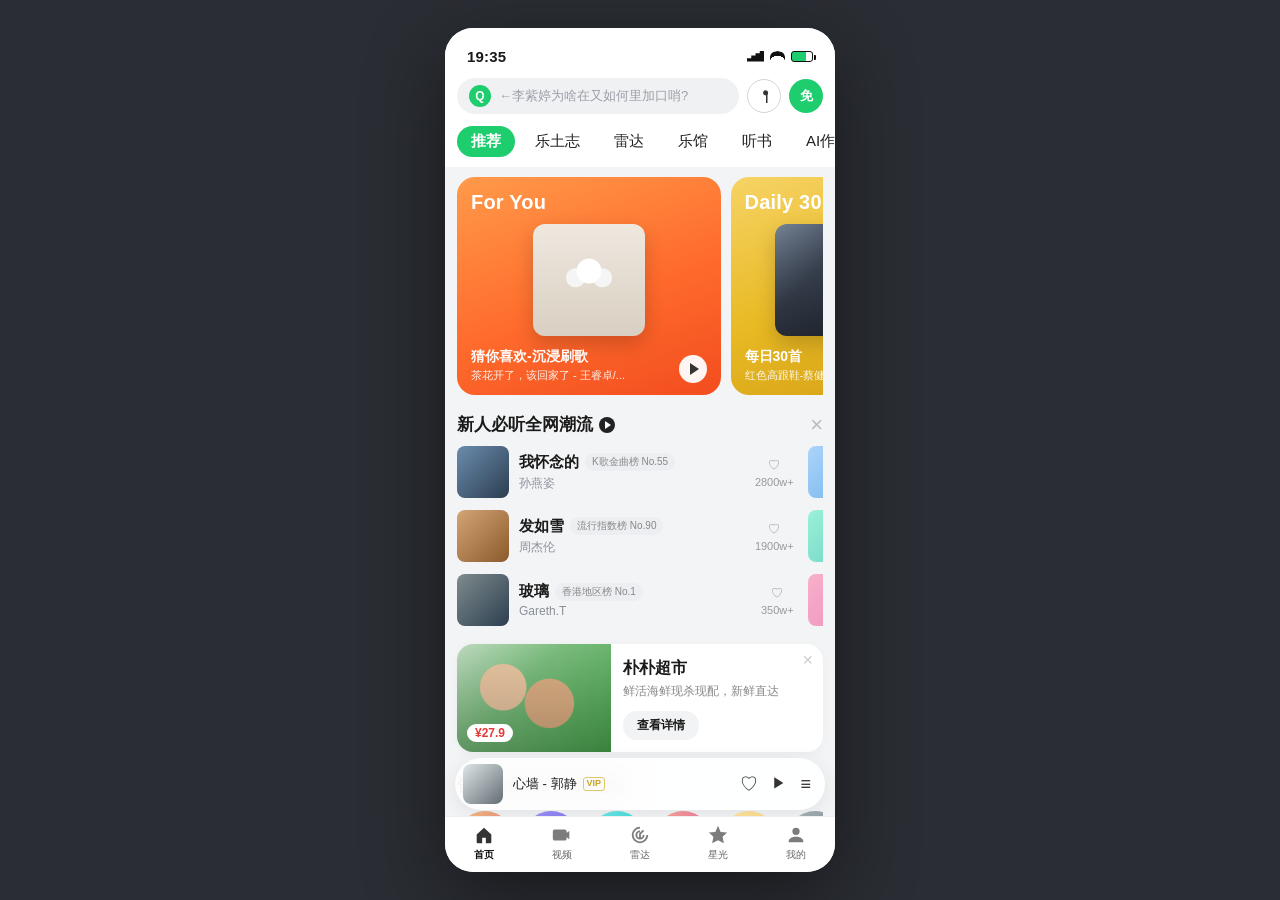
<file: index.html>
<!DOCTYPE html>
<html lang="zh-CN">
<head>
  <meta charset="UTF-8" />
  <meta name="viewport" content="width=device-width, initial-scale=1, maximum-scale=1, user-scalable=no" />
  <title>QQ音乐 · 推荐</title>
  <link rel="stylesheet" href="styles.css" />
</head>
<body>
  <div class="phone">
    <div class="status-bar">
      <span class="time">19:35</span>
      <div class="status-icons">
        <span class="signal"></span>
        <span class="wifi"></span>
        <span class="battery"></span>
      </div>
    </div>

    <header class="top-bar">
      <div class="search">
        <span class="qq-logo" aria-hidden="true">Q</span>
        <span class="search-text">←李紫婷为啥在又如何里加口哨?</span>
      </div>
      <button class="icon-btn note" aria-label="听歌识曲" type="button"></button>
      <button class="icon-btn free" aria-label="免费" type="button">免</button>
    </header>

    <nav class="tabs" aria-label="频道">
      <a class="tab active" href="#">推荐</a>
      <a class="tab" href="map.html">乐土志</a>
      <a class="tab" href="#">雷达</a>
      <a class="tab" href="#">乐馆</a>
      <a class="tab" href="#">听书</a>
      <a class="tab" href="#">AI作歌</a>
      <a class="tab" href="#">金币</a>
      <a class="tab" href="#">AI</a>
    </nav>

    <main class="home-main">
      <section class="hero-row">
        <article class="hero-card hero-orange">
          <div class="hero-label">For You</div>
          <div class="hero-cover cover-flower"></div>
          <div class="hero-meta">
            <div>
              <div class="hero-title">猜你喜欢-沉浸刷歌</div>
              <div class="hero-sub">茶花开了，该回家了 - 王睿卓/...</div>
            </div>
            <span class="play-dot"></span>
          </div>
        </article>
        <article class="hero-card hero-gold">
          <div class="hero-label">Daily 30</div>
          <div class="hero-cover cover-station"></div>
          <div class="hero-meta">
            <div>
              <div class="hero-title">每日30首</div>
              <div class="hero-sub">红色高跟鞋-蔡健雅</div>
            </div>
            <span class="play-dot"></span>
          </div>
        </article>
      </section>

      <section class="trend">
        <div class="section-head">
          <h2>新人必听全网潮流 <span class="mini-play"></span></h2>
          <button class="close-x" type="button" aria-label="关闭">×</button>
        </div>
        <div class="trend-scroll">
          <div class="trend-col">
            <div class="song-row">
              <div class="song-cover c1"></div>
              <div class="song-info">
                <div class="song-name">我怀念的 <span class="tag">K歌金曲榜 No.55</span></div>
                <div class="song-artist">孙燕姿</div>
              </div>
              <div class="song-fav">♡ <span>2800w+</span></div>
            </div>
            <div class="song-row">
              <div class="song-cover c2"></div>
              <div class="song-info">
                <div class="song-name">发如雪 <span class="tag">流行指数榜 No.90</span></div>
                <div class="song-artist">周杰伦</div>
              </div>
              <div class="song-fav">♡ <span>1900w+</span></div>
            </div>
            <div class="song-row">
              <div class="song-cover c3"></div>
              <div class="song-info">
                <div class="song-name">玻璃 <span class="tag">香港地区榜 No.1</span></div>
                <div class="song-artist">Gareth.T</div>
              </div>
              <div class="song-fav">♡ <span>350w+</span></div>
            </div>
          </div>
          <div class="trend-col faded">
            <div class="song-row">
              <div class="song-cover c4"></div>
              <div class="song-info">
                <div class="song-name">晴天</div>
                <div class="song-artist">周杰伦</div>
              </div>
            </div>
            <div class="song-row">
              <div class="song-cover c5"></div>
              <div class="song-info">
                <div class="song-name">江南</div>
                <div class="song-artist">林俊杰</div>
              </div>
            </div>
            <div class="song-row">
              <div class="song-cover c6"></div>
              <div class="song-info">
                <div class="song-name">泡沫</div>
                <div class="song-artist">邓紫棋</div>
              </div>
            </div>
          </div>
        </div>
      </section>

      <section class="ad-card">
        <button class="ad-close" type="button" aria-label="关闭">×</button>
        <div class="ad-img"></div>
        <div class="ad-body">
          <div class="ad-brand">朴朴超市</div>
          <div class="ad-desc">鲜活海鲜现杀现配，新鲜直达</div>
          <button class="ad-btn" type="button">查看详情</button>
        </div>
      </section>

      <section class="pref">
        <h2>告诉我们你的音乐偏好</h2>
        <div class="pref-avatars">
          <span class="av a1"></span>
          <span class="av a2"></span>
          <span class="av a3"></span>
          <span class="av a4"></span>
          <span class="av a5"></span>
          <span class="av a6"></span>
        </div>
      </section>
    </main>

    <div class="mini-player">
      <div class="mp-cover"></div>
      <div class="mp-info">
        <span class="mp-title">心墙 - 郭静</span>
        <span class="vip">VIP</span>
      </div>
      <div class="mp-actions">
        <span class="mp-heart">♡</span>
        <span class="mp-play">▶</span>
        <span class="mp-list">≡</span>
      </div>
    </div>

    <nav class="bottom-nav">
      <a class="bn active" href="#"><i class="i-home"></i><span>首页</span></a>
      <a class="bn" href="#"><i class="i-video"></i><span>视频</span></a>
      <a class="bn" href="#"><i class="i-radar"></i><span>雷达</span></a>
      <a class="bn" href="#"><i class="i-star"></i><span>星光</span></a>
      <a class="bn" href="#"><i class="i-me"></i><span>我的</span></a>
    </nav>
  </div>
</body>
</html>
</file>
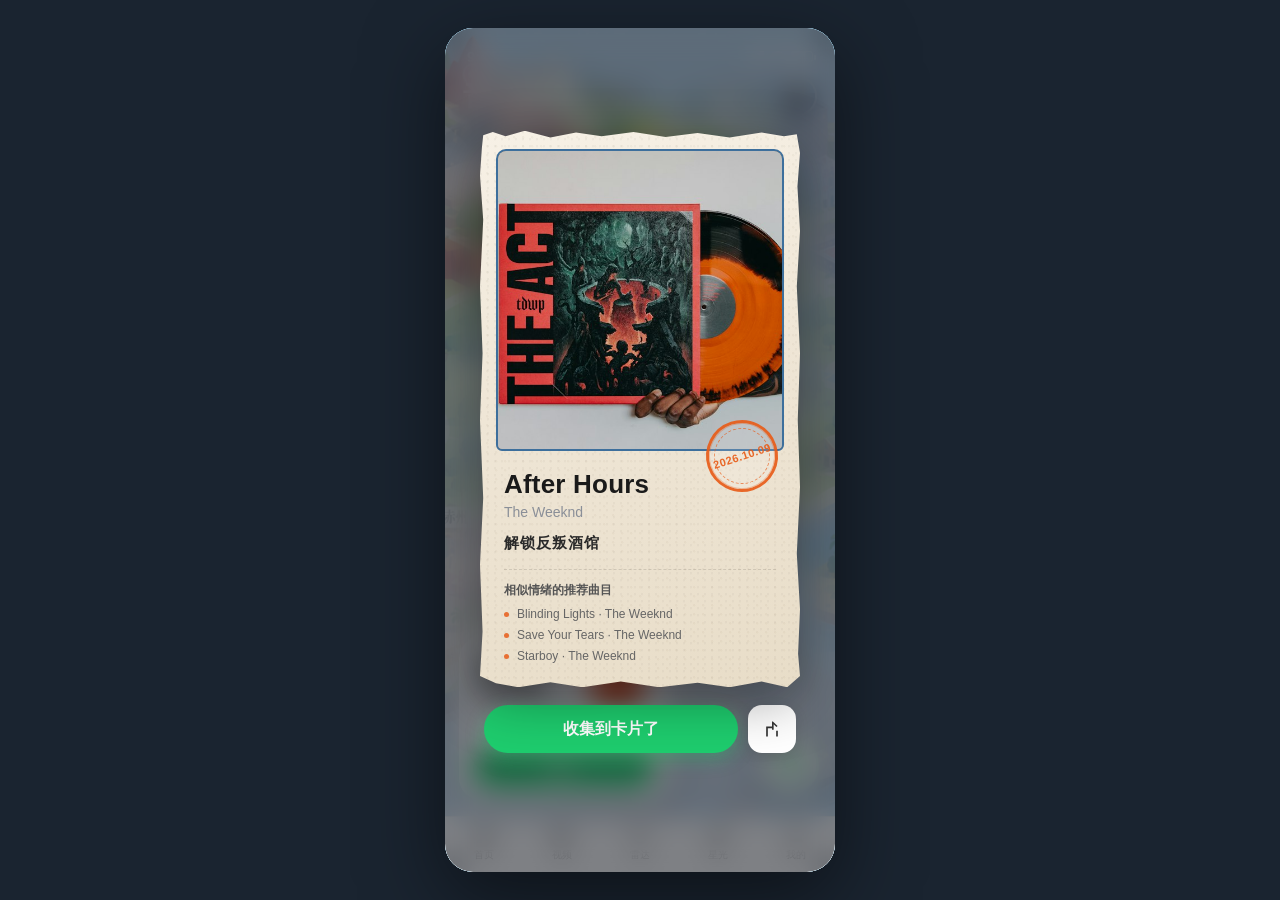
<file: map.html>
<!DOCTYPE html>
<html lang="zh-CN">
<head>
  <meta charset="UTF-8" />
  <meta name="viewport" content="width=device-width, initial-scale=1, maximum-scale=1, user-scalable=no" />
  <title>乐土志 · 音乐版图</title>
  <link rel="stylesheet" href="map.css" />
</head>
<body>
  <div class="phone map-phone">
    <div class="status-bar light">
      <span class="time">9:41</span>
      <div class="status-icons">
        <span class="signal light"></span>
        <span class="wifi light"></span>
        <span class="battery light"></span>
      </div>
    </div>

    <header class="map-header">
      <div class="map-title-row">
        <h1>音乐版图</h1>
        <span class="online">Online</span>
      </div>
      <div class="avatar" aria-label="用户头像"></div>
    </header>

    <div class="map-viewport" id="viewport">
      <div class="map-stage" id="stage">
        <div class="map-world">
          <img class="map-img" id="mapImg" src="map.png" alt="音乐版图" draggable="false" />
          <!-- 亮光区外薄雾：不规则清晰范围以朋克维尔暖光为中心 -->
          <svg class="map-fog" viewBox="0 0 100 100" preserveAspectRatio="none" aria-hidden="true">
            <defs>
              <filter id="fogSoft" x="-30%" y="-30%" width="160%" height="160%">
                <feGaussianBlur stdDeviation="1.2" />
              </filter>
              <mask id="fogHole" maskUnits="userSpaceOnUse" x="0" y="0" width="100" height="100">
                <rect width="100" height="100" fill="white" />
                <g filter="url(#fogSoft)">
                  <ellipse cx="48.4" cy="28.9" rx="8.6" ry="11.2" fill="black" />
                  <ellipse cx="51.4" cy="26.4" rx="6.4" ry="11.8" fill="black" />
                  <ellipse cx="45.4" cy="31.6" rx="7.2" ry="8.4" fill="black" />
                  <ellipse cx="50.2" cy="34.2" rx="5.2" ry="7.0" fill="black" />
                  <ellipse cx="46.4" cy="23.8" rx="5.0" ry="6.4" fill="black" />
                  <ellipse cx="53.6" cy="30.6" rx="4.2" ry="5.4" fill="black" />
                  <ellipse cx="43.4" cy="27.4" rx="4.0" ry="6.8" fill="black" />
                </g>
              </mask>
            </defs>
            <g mask="url(#fogHole)">
              <rect class="fog-fill" width="100" height="100" fill="#c5d6e8" opacity="0.55" />
              <g class="fog-blobs fog-blobs-a" opacity="0.4">
                <ellipse cx="18" cy="22" rx="22" ry="14" fill="#eef4fa" />
                <ellipse cx="78" cy="38" rx="24" ry="15" fill="#b7c9dc" />
                <ellipse cx="42" cy="78" rx="28" ry="16" fill="#e6eef6" />
                <ellipse cx="88" cy="72" rx="18" ry="12" fill="#c2d3e4" />
              </g>
              <g class="fog-blobs fog-blobs-b" opacity="0.34">
                <ellipse cx="32" cy="55" rx="23" ry="14" fill="#f3f7fb" />
                <ellipse cx="70" cy="18" rx="20" ry="12" fill="#aebdcf" />
                <ellipse cx="60" cy="88" rx="25" ry="13" fill="#dce7f2" />
              </g>
            </g>
          </svg>
          <!-- 朋克维尔左下角房子：暖光窗 + 进出小人 -->
          <div class="punk-life" aria-hidden="true">
            <span class="win w1"></span>
            <span class="win w2"></span>
            <span class="win w3"></span>
            <span class="win w4"></span>
            <span class="win w5"></span>
            <span class="win w6"></span>
            <span class="win w7"></span>
            <span class="door-glow"></span>
            <span class="person pa"></span>
            <span class="person pb"></span>
            <span class="person pc"></span>
          </div>
        </div>
      </div>
    </div>

    <aside class="poi-card" id="poiCard">
      <button class="poi-close" id="poiClose" type="button" aria-label="关闭">×</button>
      <div class="poi-top">
        <div class="poi-text">
          <h2>朋克维尔<br />反叛酒馆</h2>
          <p>在这里，噪音即是秩序，自由即是信仰。</p>
        </div>
        <div class="poi-thumb"></div>
      </div>
      <button class="enter-btn" type="button">进入</button>
    </aside>

    <button class="deck-fab" id="deckFab" type="button" aria-label="我的卡片">
      <svg viewBox="0 0 24 24" aria-hidden="true">
        <rect x="4" y="6" width="12" height="14" rx="2" fill="currentColor" opacity="0.35"/>
        <rect x="7" y="4" width="12" height="14" rx="2" fill="currentColor"/>
      </svg>
    </button>

    <nav class="bottom-nav">
      <a class="bn" href="index.html"><i class="i-home"></i><span>首页</span></a>
      <a class="bn" href="#"><i class="i-video"></i><span>视频</span></a>
      <a class="bn" href="#"><i class="i-radar"></i><span>雷达</span></a>
      <a class="bn" href="#"><i class="i-star"></i><span>星光</span></a>
      <a class="bn" href="#"><i class="i-me"></i><span>我的</span></a>
    </nav>

    <!-- 卡片合集面板 -->
    <div class="deck-panel hidden" id="deckPanel">
      <div class="deck-panel-inner">
        <header class="deck-head">
          <div class="deck-title-row">
            <h2>我的卡片</h2>
            <span class="deck-count" id="deckCount">0/0</span>
          </div>
          <button class="deck-close" id="deckClose" type="button" aria-label="关闭">×</button>
        </header>
        <div class="deck-cats" id="deckCats"></div>
        <div class="deck-carousel" id="deckCarousel"></div>
        <div class="deck-now">
          <span class="deck-now-icon"></span>
          <div class="deck-now-text" id="deckNowText">
            <strong>—</strong>
            <span>—</span>
          </div>
          <span class="deck-now-more">⋯</span>
        </div>
      </div>
    </div>

    <!-- 进入乐土志立刻弹出的解锁卡片 -->
    <div class="unlock-overlay" id="unlockOverlay">
      <div class="unlock-sheet" id="unlockSheet">
        <div class="paper-card">
          <div class="paper-inner">
            <div class="album-frame">
              <img src="album-cover.jpg" alt="After Hours" class="album-img" />
            </div>
            <div class="stamp">2026.10.09</div>
            <div class="paper-body">
              <h2 class="album-title">After Hours</h2>
              <p class="album-artist">The Weeknd</p>
              <p class="unlock-line">解锁反叛酒馆</p>
              <div class="reco-block">
                <div class="reco-label">相似情绪的推荐曲目</div>
                <ul class="reco-list">
                  <li><span class="reco-dot"></span>Blinding Lights · The Weeknd</li>
                  <li><span class="reco-dot"></span>Save Your Tears · The Weeknd</li>
                  <li><span class="reco-dot"></span>Starboy · The Weeknd</li>
                </ul>
              </div>
            </div>
          </div>
        </div>
        <div class="unlock-actions">
          <button class="collect-btn" type="button" id="collectBtn">收集到卡片了</button>
          <button class="share-btn" type="button" aria-label="分享">
            <svg viewBox="0 0 24 24" width="20" height="20" aria-hidden="true">
              <path fill="currentColor" d="M12 3v10h2V6.4l3.3 3.3 1.4-1.4L13 3h-1zm-7 6v12h14V14h-2v7H7V11h5V9H5z"/>
            </svg>
          </button>
        </div>
      </div>
    </div>
  </div>

  <script src="cards-data.js"></script>
  <script src="map.js"></script>
</body>
</html>
</file>
<file: styles.css>
:root {
  --green: #1ecd6e;
  --green-deep: #00c853;
  --bg: #f3f4f6;
  --text: #1a1a1a;
  --muted: #8a8f98;
  --phone-w: 390px;
  --phone-h: 844px;
}

* {
  box-sizing: border-box;
  margin: 0;
  padding: 0;
}

html, body {
  height: 100%;
}

body {
  font-family: "PingFang SC", "Hiragino Sans GB", "Microsoft YaHei", sans-serif;
  background: #2a2d33;
  display: flex;
  align-items: center;
  justify-content: center;
  color: var(--text);
  -webkit-font-smoothing: antialiased;
}

button, a {
  font: inherit;
  color: inherit;
  text-decoration: none;
  border: none;
  background: none;
  cursor: default;
}

.phone {
  width: min(100vw, var(--phone-w));
  height: min(100vh, var(--phone-h));
  background: var(--bg);
  border-radius: 28px;
  overflow: hidden;
  position: relative;
  box-shadow: 0 24px 80px rgba(0, 0, 0, 0.45);
  display: flex;
  flex-direction: column;
}

/* Status bar */
.status-bar {
  height: 44px;
  padding: 12px 22px 0;
  display: flex;
  align-items: center;
  justify-content: space-between;
  flex-shrink: 0;
  background: #fff;
}

.time {
  font-size: 15px;
  font-weight: 600;
  letter-spacing: 0.2px;
}

.status-icons {
  display: flex;
  align-items: center;
  gap: 6px;
}

.signal,
.wifi,
.battery {
  display: inline-block;
  background: #111;
}

.signal {
  width: 17px;
  height: 11px;
  clip-path: polygon(0 70%, 25% 70%, 25% 45%, 50% 45%, 50% 25%, 75% 25%, 75% 0, 100% 0, 100% 100%, 0 100%);
}

.wifi {
  width: 15px;
  height: 11px;
  border-radius: 50% 50% 0 0;
  mask: radial-gradient(circle at 50% 120%, transparent 55%, #000 56%);
}

.battery {
  width: 22px;
  height: 11px;
  border-radius: 3px;
  border: 1.5px solid #111;
  background:
    linear-gradient(#1ecd6e, #1ecd6e) left / 70% 100% no-repeat,
    #fff;
  position: relative;
}

.battery::after {
  content: "";
  position: absolute;
  right: -4px;
  top: 3px;
  width: 2px;
  height: 5px;
  background: #111;
  border-radius: 0 1px 1px 0;
}

/* Top search */
.top-bar {
  display: flex;
  align-items: center;
  gap: 8px;
  padding: 6px 12px 8px;
  background: #fff;
  flex-shrink: 0;
}

.search {
  flex: 1;
  height: 36px;
  border-radius: 18px;
  background: #f0f1f3;
  display: flex;
  align-items: center;
  gap: 8px;
  padding: 0 12px;
  overflow: hidden;
}

.qq-logo {
  width: 22px;
  height: 22px;
  border-radius: 50%;
  background: var(--green);
  color: #fff;
  font-size: 12px;
  font-weight: 800;
  display: grid;
  place-items: center;
  flex-shrink: 0;
}

.search-text {
  font-size: 13px;
  color: #9aa0a8;
  white-space: nowrap;
  overflow: hidden;
  text-overflow: ellipsis;
}

.icon-btn {
  width: 34px;
  height: 34px;
  border-radius: 50%;
  flex-shrink: 0;
  display: grid;
  place-items: center;
}

.icon-btn.note {
  border: 1.5px solid #cfd3d8;
  background:
    radial-gradient(circle at 55% 40%, #333 2px, transparent 3px),
    linear-gradient(#333, #333) 58% 58% / 1.5px 10px no-repeat;
}

.icon-btn.free {
  background: var(--green);
  color: #fff;
  font-size: 13px;
  font-weight: 700;
}

/* Tabs */
.tabs {
  display: flex;
  gap: 6px;
  padding: 4px 12px 10px;
  background: #fff;
  overflow-x: auto;
  flex-shrink: 0;
  scrollbar-width: none;
}

.tabs::-webkit-scrollbar {
  display: none;
}

.tab {
  flex-shrink: 0;
  padding: 6px 14px;
  border-radius: 16px;
  font-size: 15px;
  font-weight: 500;
  color: #222;
  cursor: pointer;
}

.tab[href="map.html"] {
  cursor: pointer;
}

.tab.active {
  background: var(--green);
  color: #fff;
  font-weight: 600;
}

.home-main {
  flex: 1;
  overflow-y: auto;
  padding: 10px 12px 140px;
  scrollbar-width: none;
}

.home-main::-webkit-scrollbar {
  display: none;
}

/* Hero cards */
.hero-row {
  display: flex;
  gap: 10px;
  overflow: hidden;
}

.hero-card {
  width: 72%;
  flex-shrink: 0;
  border-radius: 18px;
  padding: 14px 14px 12px;
  color: #fff;
  min-height: 210px;
  display: flex;
  flex-direction: column;
}

.hero-orange {
  background: linear-gradient(160deg, #ff9a4a 0%, #ff6b2c 55%, #f24d1f 100%);
}

.hero-gold {
  background: linear-gradient(160deg, #f6d365 0%, #e8b923 55%, #d4a017 100%);
  width: 55%;
}

.hero-label {
  font-size: 20px;
  font-weight: 700;
  letter-spacing: 0.2px;
  margin-bottom: 10px;
}

.hero-cover {
  width: 112px;
  height: 112px;
  border-radius: 12px;
  margin: 0 auto 12px;
  box-shadow: 0 8px 20px rgba(0, 0, 0, 0.18);
}

.cover-flower {
  background:
    radial-gradient(circle at 50% 42%, #fff 0 14%, transparent 15%),
    radial-gradient(circle at 38% 48%, #f5f5f5 0 10%, transparent 11%),
    radial-gradient(circle at 62% 48%, #f5f5f5 0 10%, transparent 11%),
    linear-gradient(180deg, #efe8df 0%, #d9cfc2 100%);
}

.cover-station {
  background:
    linear-gradient(180deg, rgba(0,0,0,0.15), rgba(0,0,0,0.45)),
    linear-gradient(135deg, #8a9bb0, #4a5568 40%, #2d3748);
}

.hero-meta {
  display: flex;
  align-items: flex-end;
  justify-content: space-between;
  gap: 8px;
  margin-top: auto;
}

.hero-title {
  font-size: 14px;
  font-weight: 600;
}

.hero-sub {
  font-size: 11px;
  opacity: 0.9;
  margin-top: 2px;
  white-space: nowrap;
  overflow: hidden;
  text-overflow: ellipsis;
  max-width: 180px;
}

.play-dot {
  width: 28px;
  height: 28px;
  border-radius: 50%;
  background: rgba(255, 255, 255, 0.95);
  flex-shrink: 0;
  position: relative;
}

.play-dot::after {
  content: "";
  position: absolute;
  left: 11px;
  top: 8px;
  border-style: solid;
  border-width: 6px 0 6px 9px;
  border-color: transparent transparent transparent #333;
}

/* Trend section */
.trend {
  margin-top: 18px;
}

.section-head {
  display: flex;
  align-items: center;
  justify-content: space-between;
  margin-bottom: 10px;
}

.section-head h2 {
  font-size: 17px;
  font-weight: 700;
  display: flex;
  align-items: center;
  gap: 6px;
}

.mini-play {
  width: 16px;
  height: 16px;
  border-radius: 50%;
  background: #222;
  display: inline-block;
  position: relative;
}

.mini-play::after {
  content: "";
  position: absolute;
  left: 6px;
  top: 4px;
  border-style: solid;
  border-width: 4px 0 4px 6px;
  border-color: transparent transparent transparent #fff;
}

.close-x {
  font-size: 22px;
  color: #bbb;
  line-height: 1;
}

.trend-scroll {
  display: flex;
  gap: 14px;
  overflow: hidden;
}

.trend-col {
  min-width: 92%;
  display: flex;
  flex-direction: column;
  gap: 12px;
}

.trend-col.faded {
  min-width: 40%;
  opacity: 0.55;
}

.song-row {
  display: flex;
  align-items: center;
  gap: 10px;
}

.song-cover {
  width: 52px;
  height: 52px;
  border-radius: 8px;
  flex-shrink: 0;
}

.c1 { background: linear-gradient(135deg, #6b8cae, #2c3e50); }
.c2 { background: linear-gradient(135deg, #d4a574, #8b5a2b); }
.c3 { background: linear-gradient(135deg, #7f8c8d, #2c3e50); }
.c4 { background: linear-gradient(135deg, #74b9ff, #0984e3); }
.c5 { background: linear-gradient(135deg, #55efc4, #00b894); }
.c6 { background: linear-gradient(135deg, #fd79a8, #e84393); }

.song-info {
  flex: 1;
  min-width: 0;
}

.song-name {
  font-size: 15px;
  font-weight: 600;
  display: flex;
  align-items: center;
  gap: 6px;
  flex-wrap: wrap;
}

.tag {
  font-size: 10px;
  font-weight: 500;
  color: #888;
  background: #eceef1;
  border-radius: 10px;
  padding: 2px 7px;
  white-space: nowrap;
}

.song-artist {
  font-size: 12px;
  color: var(--muted);
  margin-top: 3px;
}

.song-fav {
  font-size: 12px;
  color: #999;
  display: flex;
  flex-direction: column;
  align-items: center;
  gap: 2px;
  flex-shrink: 0;
}

.song-fav span {
  font-size: 11px;
}

/* Ad */
.ad-card {
  margin-top: 18px;
  border-radius: 16px;
  overflow: hidden;
  background: #fff;
  display: flex;
  min-height: 108px;
  position: relative;
  box-shadow: 0 2px 10px rgba(0, 0, 0, 0.04);
}

.ad-close {
  position: absolute;
  top: 6px;
  right: 10px;
  color: #ccc;
  font-size: 18px;
  z-index: 1;
}

.ad-img {
  width: 42%;
  background:
    linear-gradient(180deg, rgba(0,0,0,0.05), rgba(0,0,0,0.25)),
    radial-gradient(circle at 30% 40%, #f5d0a9 0 18%, transparent 19%),
    radial-gradient(circle at 60% 55%, #e8b88a 0 22%, transparent 23%),
    linear-gradient(135deg, #c8e6c9, #81c784 40%, #4caf50);
  position: relative;
}

.ad-img::after {
  content: "¥27.9";
  position: absolute;
  left: 10px;
  bottom: 10px;
  background: #fff;
  color: #e53935;
  font-size: 12px;
  font-weight: 700;
  padding: 2px 8px;
  border-radius: 10px;
}

.ad-body {
  flex: 1;
  padding: 14px 16px 12px 12px;
  display: flex;
  flex-direction: column;
}

.ad-brand {
  font-size: 16px;
  font-weight: 700;
}

.ad-desc {
  font-size: 12px;
  color: #888;
  margin-top: 4px;
  flex: 1;
}

.ad-btn {
  align-self: flex-start;
  background: #f2f3f5;
  border-radius: 14px;
  padding: 6px 14px;
  font-size: 12px;
  font-weight: 600;
}

/* Preference */
.pref {
  margin-top: 22px;
}

.pref h2 {
  font-size: 17px;
  font-weight: 700;
  margin-bottom: 14px;
}

.pref-avatars {
  display: flex;
  gap: 10px;
  overflow: hidden;
}

.av {
  width: 56px;
  height: 56px;
  border-radius: 50%;
  flex-shrink: 0;
}

.a1 { background: linear-gradient(135deg, #f8c291, #e17055); }
.a2 { background: linear-gradient(135deg, #a29bfe, #6c5ce7); }
.a3 { background: linear-gradient(135deg, #81ecec, #00cec9); }
.a4 { background: linear-gradient(135deg, #fab1a0, #e84393); }
.a5 { background: linear-gradient(135deg, #ffeaa7, #fdcb6e); }
.a6 { background: linear-gradient(135deg, #b2bec3, #636e72); }

/* Mini player */
.mini-player {
  position: absolute;
  left: 10px;
  right: 10px;
  bottom: 62px;
  height: 52px;
  border-radius: 26px;
  background: rgba(255, 255, 255, 0.92);
  backdrop-filter: blur(16px);
  -webkit-backdrop-filter: blur(16px);
  box-shadow: 0 4px 20px rgba(0, 0, 0, 0.08);
  display: flex;
  align-items: center;
  gap: 10px;
  padding: 0 14px 0 8px;
  z-index: 5;
}

.mp-cover {
  width: 40px;
  height: 40px;
  border-radius: 8px;
  background: linear-gradient(135deg, #dfe6e9, #636e72);
}

.mp-info {
  flex: 1;
  display: flex;
  align-items: center;
  gap: 6px;
  min-width: 0;
}

.mp-title {
  font-size: 13px;
  font-weight: 500;
  white-space: nowrap;
  overflow: hidden;
  text-overflow: ellipsis;
}

.vip {
  font-size: 9px;
  font-weight: 700;
  color: #c9a227;
  border: 1px solid #e0c86a;
  border-radius: 3px;
  padding: 0 3px;
  line-height: 1.3;
}

.mp-actions {
  display: flex;
  align-items: center;
  gap: 14px;
  color: #333;
  font-size: 18px;
}

.mp-play {
  font-size: 14px;
}

/* Bottom nav */
.bottom-nav {
  height: 56px;
  background: #fff;
  border-top: 1px solid #eee;
  display: flex;
  align-items: stretch;
  justify-content: space-around;
  flex-shrink: 0;
  padding-bottom: 4px;
  z-index: 6;
}

.bn {
  flex: 1;
  display: flex;
  flex-direction: column;
  align-items: center;
  justify-content: center;
  gap: 2px;
  font-size: 10px;
  color: #666;
}

.bn.active {
  color: #111;
  font-weight: 600;
}

.bn i {
  width: 22px;
  height: 22px;
  display: block;
  background: currentColor;
  opacity: 0.85;
}

.i-home {
  mask: url("data:image/svg+xml,%3Csvg xmlns='http://www.w3.org/2000/svg' viewBox='0 0 24 24'%3E%3Cpath fill='black' d='M4 11.5 12 4l8 7.5V20a1 1 0 0 1-1 1h-5v-6H10v6H5a1 1 0 0 1-1-1v-8.5z'/%3E%3C/svg%3E") center / contain no-repeat;
  -webkit-mask: url("data:image/svg+xml,%3Csvg xmlns='http://www.w3.org/2000/svg' viewBox='0 0 24 24'%3E%3Cpath fill='black' d='M4 11.5 12 4l8 7.5V20a1 1 0 0 1-1 1h-5v-6H10v6H5a1 1 0 0 1-1-1v-8.5z'/%3E%3C/svg%3E") center / contain no-repeat;
}

.i-video {
  mask: url("data:image/svg+xml,%3Csvg xmlns='http://www.w3.org/2000/svg' viewBox='0 0 24 24'%3E%3Cpath fill='black' d='M4 6h11a2 2 0 0 1 2 2v1.5l3-2v9l-3-2V16a2 2 0 0 1-2 2H4a2 2 0 0 1-2-2V8a2 2 0 0 1 2-2z'/%3E%3C/svg%3E") center / contain no-repeat;
  -webkit-mask: url("data:image/svg+xml,%3Csvg xmlns='http://www.w3.org/2000/svg' viewBox='0 0 24 24'%3E%3Cpath fill='black' d='M4 6h11a2 2 0 0 1 2 2v1.5l3-2v9l-3-2V16a2 2 0 0 1-2 2H4a2 2 0 0 1-2-2V8a2 2 0 0 1 2-2z'/%3E%3C/svg%3E") center / contain no-repeat;
}

.i-radar {
  mask: url("data:image/svg+xml,%3Csvg xmlns='http://www.w3.org/2000/svg' viewBox='0 0 24 24'%3E%3Cpath fill='black' d='M12 3a9 9 0 1 0 9 9h-2a7 7 0 1 1-7-7V3zm0 4a5 5 0 1 0 5 5h-2a3 3 0 1 1-3-3V7zm1 4.2 3.5-3.5-1.4-1.4L11 10.4V17h2v-5.8z'/%3E%3C/svg%3E") center / contain no-repeat;
  -webkit-mask: url("data:image/svg+xml,%3Csvg xmlns='http://www.w3.org/2000/svg' viewBox='0 0 24 24'%3E%3Cpath fill='black' d='M12 3a9 9 0 1 0 9 9h-2a7 7 0 1 1-7-7V3zm0 4a5 5 0 1 0 5 5h-2a3 3 0 1 1-3-3V7zm1 4.2 3.5-3.5-1.4-1.4L11 10.4V17h2v-5.8z'/%3E%3C/svg%3E") center / contain no-repeat;
}

.i-star {
  mask: url("data:image/svg+xml,%3Csvg xmlns='http://www.w3.org/2000/svg' viewBox='0 0 24 24'%3E%3Cpath fill='black' d='m12 2 2.9 6.6L22 9.3l-5 4.6 1.4 7.1L12 17.8 5.6 21l1.4-7.1-5-4.6 7.1-.7L12 2z'/%3E%3C/svg%3E") center / contain no-repeat;
  -webkit-mask: url("data:image/svg+xml,%3Csvg xmlns='http://www.w3.org/2000/svg' viewBox='0 0 24 24'%3E%3Cpath fill='black' d='m12 2 2.9 6.6L22 9.3l-5 4.6 1.4 7.1L12 17.8 5.6 21l1.4-7.1-5-4.6 7.1-.7L12 2z'/%3E%3C/svg%3E") center / contain no-repeat;
}

.i-me {
  mask: url("data:image/svg+xml,%3Csvg xmlns='http://www.w3.org/2000/svg' viewBox='0 0 24 24'%3E%3Cpath fill='black' d='M12 12a4 4 0 1 0-4-4 4 4 0 0 0 4 4zm0 2c-4.4 0-8 2.2-8 5v1h16v-1c0-2.8-3.6-5-8-5z'/%3E%3C/svg%3E") center / contain no-repeat;
  -webkit-mask: url("data:image/svg+xml,%3Csvg xmlns='http://www.w3.org/2000/svg' viewBox='0 0 24 24'%3E%3Cpath fill='black' d='M12 12a4 4 0 1 0-4-4 4 4 0 0 0 4 4zm0 2c-4.4 0-8 2.2-8 5v1h16v-1c0-2.8-3.6-5-8-5z'/%3E%3C/svg%3E") center / contain no-repeat;
}

@media (max-width: 420px) {
  .phone {
    width: 100vw;
    height: 100vh;
    border-radius: 0;
  }
}
</file>
<file: map.css>
:root {
  --green: #1ecd6e;
  --phone-w: 390px;
  --phone-h: 844px;
}

* {
  box-sizing: border-box;
  margin: 0;
  padding: 0;
}

html, body {
  height: 100%;
}

body {
  font-family: "PingFang SC", "Hiragino Sans GB", "Microsoft YaHei", sans-serif;
  background: #1a2430;
  display: flex;
  align-items: center;
  justify-content: center;
  -webkit-font-smoothing: antialiased;
  overflow: hidden;
}

a, button {
  font: inherit;
  color: inherit;
  text-decoration: none;
  border: none;
  background: none;
  cursor: pointer;
}

.map-phone {
  width: min(100vw, var(--phone-w));
  height: min(100vh, var(--phone-h));
  border-radius: 28px;
  overflow: hidden;
  position: relative;
  box-shadow: 0 24px 80px rgba(0, 0, 0, 0.5);
  background: #7ec8e3;
}

.status-bar {
  position: absolute;
  top: 0;
  left: 0;
  right: 0;
  height: 44px;
  padding: 12px 22px 0;
  display: flex;
  align-items: center;
  justify-content: space-between;
  z-index: 20;
  color: #fff;
  pointer-events: none;
}

.time {
  font-size: 15px;
  font-weight: 600;
}

.status-icons {
  display: flex;
  align-items: center;
  gap: 6px;
}

.signal,
.wifi,
.battery {
  display: inline-block;
  background: #fff;
}

.signal {
  width: 17px;
  height: 11px;
  clip-path: polygon(0 70%, 25% 70%, 25% 45%, 50% 45%, 50% 25%, 75% 25%, 75% 0, 100% 0, 100% 100%, 0 100%);
}

.wifi {
  width: 15px;
  height: 11px;
  border-radius: 50% 50% 0 0;
  mask: radial-gradient(circle at 50% 120%, transparent 55%, #000 56%);
}

.battery {
  width: 22px;
  height: 11px;
  border-radius: 3px;
  border: 1.5px solid #fff;
  background:
    linear-gradient(#fff, #fff) left / 70% 100% no-repeat,
    transparent;
  position: relative;
}

.battery::after {
  content: "";
  position: absolute;
  right: -4px;
  top: 3px;
  width: 2px;
  height: 5px;
  background: #fff;
  border-radius: 0 1px 1px 0;
}

.map-header {
  position: absolute;
  top: 48px;
  left: 18px;
  right: 18px;
  z-index: 20;
  display: flex;
  align-items: center;
  justify-content: space-between;
  pointer-events: none;
}

.map-title-row {
  display: flex;
  align-items: center;
  gap: 10px;
}

.map-header h1 {
  font-size: 28px;
  font-weight: 800;
  color: #fff;
  text-shadow: 0 2px 10px rgba(0, 0, 0, 0.25);
  letter-spacing: 1px;
}

.online {
  font-size: 11px;
  font-weight: 600;
  color: #fff;
  border: 1px solid rgba(255, 255, 255, 0.85);
  background: rgba(0, 0, 0, 0.28);
  border-radius: 12px;
  padding: 3px 10px;
  letter-spacing: 0.3px;
}

.avatar {
  width: 40px;
  height: 40px;
  border-radius: 50%;
  border: 2px solid rgba(255, 255, 255, 0.9);
  background:
    radial-gradient(circle at 50% 35%, #f1c27d 0 28%, transparent 29%),
    linear-gradient(180deg, #6bb3ff 0 42%, #3d5a80 42%);
  box-shadow: 0 4px 12px rgba(0, 0, 0, 0.2);
}

.map-viewport {
  position: absolute;
  inset: 0;
  overflow: hidden;
  touch-action: none;
  cursor: grab;
  background: #7ec8e3;
}

.map-viewport.dragging {
  cursor: grabbing;
}

.map-stage {
  position: absolute;
  left: 0;
  top: 0;
  will-change: transform;
  transform-origin: 0 0;
  user-select: none;
}

.map-world {
  position: relative;
  width: 1400px;
  line-height: 0;
}

.map-img {
  display: block;
  width: 1400px;
  height: auto;
  max-width: none;
  pointer-events: none;
  -webkit-user-drag: none;
  user-select: none;
}

/* 亮光外薄雾：随地图拖拽/缩放；不规则清晰区以暖光为中心 */
.map-fog {
  position: absolute;
  left: 0;
  top: 0;
  width: 1400px;
  height: 100%;
  pointer-events: none;
  z-index: 1;
  overflow: visible;
  display: block;
}

.map-fog .fog-fill {
  animation: fogBreath 8s ease-in-out infinite;
}

.map-fog .fog-blobs-a {
  transform-box: fill-box;
  transform-origin: center;
  animation: fogDriftA 20s ease-in-out infinite;
}

.map-fog .fog-blobs-b {
  transform-box: fill-box;
  transform-origin: center;
  animation: fogDriftB 26s ease-in-out infinite;
}

@keyframes fogBreath {
  0%, 100% { opacity: 0.48; }
  50% { opacity: 0.62; }
}

@keyframes fogDriftA {
  0%, 100% { transform: translate(0, 0); }
  33% { transform: translate(2.4px, -1.6px); }
  66% { transform: translate(-1.8px, 1.4px); }
}

@keyframes fogDriftB {
  0%, 100% { transform: translate(0, 0); }
  40% { transform: translate(-2.6px, 1.8px); }
  70% { transform: translate(2px, -1.2px); }
}

/* 朋克维尔左下角房子微动画（随地图一起拖拽/缩放） */
.punk-life {
  position: absolute;
  left: 46.55%;
  top: 25.1%;
  width: 3.9%;
  height: 6.2%;
  pointer-events: none;
  z-index: 2;
  overflow: visible;
}

.punk-life .win {
  position: absolute;
  width: 11%;
  height: 9%;
  border-radius: 1px;
  background: #ffcf6b;
  box-shadow:
    0 0 3px 1px rgba(255, 180, 60, 0.75),
    0 0 6px 2px rgba(255, 140, 40, 0.35);
  animation: warmPulse 2.4s ease-in-out infinite;
  opacity: 0.35;
}

.punk-life .w1 { left: 18%; top: 22%; animation-delay: 0s; }
.punk-life .w2 { left: 36%; top: 22%; animation-delay: 0.35s; }
.punk-life .w3 { left: 18%; top: 40%; animation-delay: 0.7s; }
.punk-life .w4 { left: 36%; top: 40%; animation-delay: 1.05s; }
.punk-life .w5 { left: 18%; top: 58%; animation-delay: 0.2s; }
.punk-life .w6 { left: 55%; top: 34%; width: 10%; animation-delay: 1.4s; }
.punk-life .w7 { left: 68%; top: 48%; width: 10%; animation-delay: 0.9s; }

@keyframes warmPulse {
  0%, 100% {
    opacity: 0.25;
    background: #e8a84a;
    box-shadow:
      0 0 2px 0 rgba(255, 160, 50, 0.4),
      0 0 4px 1px rgba(255, 120, 30, 0.15);
  }
  45% {
    opacity: 1;
    background: #ffe08a;
    box-shadow:
      0 0 4px 1.5px rgba(255, 200, 80, 0.95),
      0 0 9px 3px rgba(255, 150, 40, 0.55);
  }
  70% {
    opacity: 0.55;
  }
}

.punk-life .door-glow {
  position: absolute;
  left: 28%;
  bottom: 6%;
  width: 14%;
  height: 16%;
  border-radius: 2px 2px 1px 1px;
  background: radial-gradient(ellipse at 50% 80%, rgba(255, 190, 80, 0.7), transparent 70%);
  animation: doorFlicker 3.2s ease-in-out infinite;
}

@keyframes doorFlicker {
  0%, 100% { opacity: 0.35; }
  50% { opacity: 0.85; }
}

.punk-life .person {
  position: absolute;
  bottom: 4%;
  width: 7%;
  height: 18%;
  border-radius: 40% 40% 30% 30%;
  background: #2a2430;
  opacity: 0;
  transform-origin: 50% 100%;
}

.punk-life .person::before {
  content: "";
  position: absolute;
  left: 15%;
  top: -55%;
  width: 70%;
  height: 55%;
  border-radius: 50%;
  background: #2a2430;
}

.punk-life .pa {
  left: 8%;
  animation: walkInOutA 5.5s linear infinite;
}

.punk-life .pb {
  left: 8%;
  animation: walkInOutB 7s linear infinite;
  animation-delay: 1.8s;
}

.punk-life .pc {
  left: 55%;
  animation: walkInOutC 6.2s linear infinite;
  animation-delay: 3.2s;
}

@keyframes walkInOutA {
  0%   { opacity: 0; transform: translate(0, 4%) scale(0.85); }
  8%   { opacity: 0.9; transform: translate(10%, 0) scale(0.95); }
  35%  { opacity: 0.95; transform: translate(55%, -2%) scale(1); }
  42%  { opacity: 0; transform: translate(70%, 2%) scale(0.8); }
  50%  { opacity: 0; transform: translate(70%, 2%) scale(0.8); }
  58%  { opacity: 0.9; transform: translate(65%, 0) scale(0.95); }
  85%  { opacity: 0.95; transform: translate(15%, 2%) scale(1); }
  100% { opacity: 0; transform: translate(-5%, 4%) scale(0.85); }
}

@keyframes walkInOutB {
  0%   { opacity: 0; transform: translate(90%, 6%) scale(0.8); }
  10%  { opacity: 0.85; transform: translate(75%, 2%) scale(0.95); }
  30%  { opacity: 0.95; transform: translate(40%, -2%) scale(1); }
  38%  { opacity: 0; transform: translate(30%, 2%) scale(0.75); }
  55%  { opacity: 0; transform: translate(30%, 2%) scale(0.75); }
  63%  { opacity: 0.9; transform: translate(35%, 0) scale(0.95); }
  88%  { opacity: 0.9; transform: translate(85%, 4%) scale(1); }
  100% { opacity: 0; transform: translate(100%, 6%) scale(0.8); }
}

@keyframes walkInOutC {
  0%   { opacity: 0; transform: translate(40%, 8%) scale(0.8); }
  12%  { opacity: 0.9; transform: translate(10%, 2%) scale(0.95); }
  28%  { opacity: 0.95; transform: translate(-20%, -4%) scale(1); }
  36%  { opacity: 0; transform: translate(-30%, 0) scale(0.7); }
  52%  { opacity: 0; transform: translate(-30%, 0) scale(0.7); }
  60%  { opacity: 0.9; transform: translate(-15%, -2%) scale(0.95); }
  86%  { opacity: 0.9; transform: translate(30%, 4%) scale(1); }
  100% { opacity: 0; transform: translate(45%, 8%) scale(0.8); }
}

/* Floating ad card — bottom left */
.poi-card {
  position: absolute;
  left: 14px;
  right: auto;
  bottom: 72px;
  width: 210px;
  background: #fff;
  border-radius: 22px;
  padding: 16px 14px 12px;
  box-shadow: 0 10px 30px rgba(0, 0, 0, 0.18);
  z-index: 20;
}

/* Circular deck FAB — bottom right */
.deck-fab {
  position: absolute;
  right: 16px;
  bottom: 78px;
  width: 58px;
  height: 58px;
  border-radius: 50%;
  background: #fff;
  color: var(--green);
  box-shadow: 0 8px 24px rgba(0, 0, 0, 0.2);
  z-index: 22;
  display: grid;
  place-items: center;
  border: 3px solid rgba(30, 205, 110, 0.25);
}

.deck-fab svg {
  width: 26px;
  height: 26px;
}

.deck-fab:active {
  transform: scale(0.96);
}

/* My Cards panel */
.deck-panel {
  position: absolute;
  inset: 0;
  z-index: 35;
  background: rgba(245, 246, 248, 0.96);
  backdrop-filter: blur(10px);
  -webkit-backdrop-filter: blur(10px);
  display: flex;
  flex-direction: column;
  animation: deckIn 0.28s ease;
}

.deck-panel.hidden {
  display: none;
}

@keyframes deckIn {
  from {
    opacity: 0;
    transform: translateY(24px);
  }
  to {
    opacity: 1;
    transform: translateY(0);
  }
}

.deck-panel-inner {
  flex: 1;
  display: flex;
  flex-direction: column;
  padding: 48px 0 64px;
  min-height: 0;
}

.deck-head {
  display: flex;
  align-items: center;
  justify-content: space-between;
  padding: 0 18px 10px;
}

.deck-title-row {
  display: flex;
  align-items: baseline;
  gap: 8px;
}

.deck-title-row h2 {
  font-size: 24px;
  font-weight: 800;
  color: #111;
}

.deck-count {
  font-size: 14px;
  color: #9aa0a8;
  font-weight: 500;
}

.deck-close {
  width: 32px;
  height: 32px;
  font-size: 24px;
  color: #999;
  line-height: 1;
}

.deck-cats {
  display: flex;
  gap: 8px;
  padding: 4px 18px 14px;
  overflow-x: auto;
  scrollbar-width: none;
  flex-shrink: 0;
}

.deck-cats::-webkit-scrollbar {
  display: none;
}

.deck-cat {
  flex-shrink: 0;
  padding: 6px 14px;
  border-radius: 16px;
  font-size: 14px;
  font-weight: 500;
  color: #555;
}

.deck-cat.active {
  background: var(--green);
  color: #fff;
  font-weight: 700;
}

.deck-carousel {
  flex: 1;
  display: flex;
  align-items: center;
  gap: 16px;
  padding: 10px 40px 20px;
  overflow-x: auto;
  overflow-y: hidden;
  scroll-snap-type: x mandatory;
  scrollbar-width: none;
  min-height: 0;
}

.deck-carousel::-webkit-scrollbar {
  display: none;
}

.collect-card {
  flex: 0 0 78%;
  max-width: 280px;
  scroll-snap-align: center;
  background: #f4efe6;
  border-radius: 18px;
  overflow: hidden;
  box-shadow:
    0 12px 30px rgba(0, 0, 0, 0.14),
    6px 6px 0 rgba(90, 140, 200, 0.35),
    10px 10px 0 rgba(255, 255, 255, 0.7);
  border: 1px solid rgba(0, 0, 0, 0.06);
  transform: scale(0.94);
  opacity: 0.72;
  transition: transform 0.2s ease, opacity 0.2s ease;
}

.collect-card.is-active {
  transform: scale(1);
  opacity: 1;
}

.collect-card-art {
  position: relative;
  aspect-ratio: 1 / 1.15;
  background: #222;
}

.collect-card-art img {
  width: 100%;
  height: 100%;
  object-fit: cover;
  display: block;
}

.collect-card-overlay {
  position: absolute;
  left: 14px;
  top: 14px;
  right: 14px;
  color: #fff;
  text-shadow: 0 2px 8px rgba(0, 0, 0, 0.45);
}

.collect-card-overlay .ov-album {
  font-size: 20px;
  font-weight: 800;
  line-height: 1.2;
}

.collect-card-overlay .ov-artist {
  margin-top: 4px;
  font-size: 13px;
  opacity: 0.95;
}

.place-badge {
  position: absolute;
  left: 12px;
  bottom: 12px;
  display: inline-flex;
  align-items: center;
  gap: 6px;
  background: #fff;
  border-radius: 16px;
  padding: 5px 10px 5px 6px;
  font-size: 11px;
  font-weight: 600;
  color: #222;
  box-shadow: 0 4px 12px rgba(0, 0, 0, 0.15);
  max-width: calc(100% - 24px);
}

.place-badge .pin {
  width: 18px;
  height: 18px;
  border-radius: 50%;
  background: var(--green);
  color: #fff;
  display: grid;
  place-items: center;
  font-size: 10px;
  flex-shrink: 0;
}

.place-badge span {
  white-space: nowrap;
  overflow: hidden;
  text-overflow: ellipsis;
}

.collect-card-foot {
  display: flex;
  align-items: center;
  gap: 10px;
  padding: 12px 12px 14px;
  background: #f7f2ea;
  position: relative;
}

.collect-card-foot img {
  width: 40px;
  height: 40px;
  border-radius: 8px;
  object-fit: cover;
  flex-shrink: 0;
}

.collect-card-meta {
  flex: 1;
  min-width: 0;
}

.collect-card-meta strong {
  display: block;
  font-size: 13px;
  font-weight: 700;
  color: #111;
  white-space: nowrap;
  overflow: hidden;
  text-overflow: ellipsis;
}

.collect-card-meta span {
  display: block;
  margin-top: 2px;
  font-size: 11px;
  color: #8a9099;
}

.check-dot {
  width: 22px;
  height: 22px;
  border-radius: 50%;
  background: var(--green);
  color: #fff;
  display: grid;
  place-items: center;
  font-size: 12px;
  font-weight: 700;
  flex-shrink: 0;
}

.deck-now {
  margin: 0 14px;
  height: 48px;
  border-radius: 12px;
  background: #fff;
  box-shadow: 0 4px 16px rgba(0, 0, 0, 0.08);
  display: flex;
  align-items: center;
  gap: 10px;
  padding: 0 12px;
  flex-shrink: 0;
}

.deck-now-icon {
  width: 28px;
  height: 28px;
  border-radius: 6px;
  background: var(--green);
  flex-shrink: 0;
}

.deck-now-text {
  flex: 1;
  min-width: 0;
  line-height: 1.25;
}

.deck-now-text strong {
  display: block;
  font-size: 12px;
  color: #111;
  white-space: nowrap;
  overflow: hidden;
  text-overflow: ellipsis;
}

.deck-now-text span {
  font-size: 11px;
  color: #999;
}

.deck-now-more {
  color: #bbb;
  font-size: 18px;
  padding: 0 4px;
}

.deck-empty {
  margin: 40px auto;
  color: #999;
  font-size: 14px;
}

.poi-card.hidden {
  display: none;
}

.poi-close {
  position: absolute;
  top: 6px;
  right: 10px;
  width: 24px;
  height: 24px;
  font-size: 18px;
  line-height: 1;
  color: #bbb;
  z-index: 1;
}

.poi-top {
  display: flex;
  gap: 8px;
  margin-bottom: 12px;
  padding-right: 12px;
}

.poi-text h2 {
  font-size: 18px;
  font-weight: 800;
  line-height: 1.25;
  color: #111;
}

.poi-text p {
  margin-top: 6px;
  font-size: 11px;
  line-height: 1.45;
  color: #8a9099;
}

.poi-thumb {
  width: 52px;
  height: 52px;
  border-radius: 10px;
  flex-shrink: 0;
  background:
    linear-gradient(160deg, #ff8a65, #e64a19 60%, #bf360c);
  box-shadow: 0 4px 10px rgba(0, 0, 0, 0.12);
}

.enter-btn {
  display: block;
  width: 100%;
  height: 40px;
  border-radius: 20px;
  background: var(--green);
  color: #fff;
  font-size: 15px;
  font-weight: 700;
  letter-spacing: 2px;
}

/* Same bottom nav as home */
.bottom-nav {
  position: absolute;
  left: 0;
  right: 0;
  bottom: 0;
  height: 56px;
  background: #fff;
  border-top: 1px solid #eee;
  display: flex;
  align-items: stretch;
  justify-content: space-around;
  padding-bottom: 4px;
  z-index: 25;
}

.bn {
  flex: 1;
  display: flex;
  flex-direction: column;
  align-items: center;
  justify-content: center;
  gap: 2px;
  font-size: 10px;
  color: #666;
}

.bn.active {
  color: #111;
  font-weight: 600;
}

.bn i {
  width: 22px;
  height: 22px;
  display: block;
  background: currentColor;
  opacity: 0.85;
}

.i-home {
  mask: url("data:image/svg+xml,%3Csvg xmlns='http://www.w3.org/2000/svg' viewBox='0 0 24 24'%3E%3Cpath fill='black' d='M4 11.5 12 4l8 7.5V20a1 1 0 0 1-1 1h-5v-6H10v6H5a1 1 0 0 1-1-1v-8.5z'/%3E%3C/svg%3E") center / contain no-repeat;
  -webkit-mask: url("data:image/svg+xml,%3Csvg xmlns='http://www.w3.org/2000/svg' viewBox='0 0 24 24'%3E%3Cpath fill='black' d='M4 11.5 12 4l8 7.5V20a1 1 0 0 1-1 1h-5v-6H10v6H5a1 1 0 0 1-1-1v-8.5z'/%3E%3C/svg%3E") center / contain no-repeat;
}

.i-video {
  mask: url("data:image/svg+xml,%3Csvg xmlns='http://www.w3.org/2000/svg' viewBox='0 0 24 24'%3E%3Cpath fill='black' d='M4 6h11a2 2 0 0 1 2 2v1.5l3-2v9l-3-2V16a2 2 0 0 1-2 2H4a2 2 0 0 1-2-2V8a2 2 0 0 1 2-2z'/%3E%3C/svg%3E") center / contain no-repeat;
  -webkit-mask: url("data:image/svg+xml,%3Csvg xmlns='http://www.w3.org/2000/svg' viewBox='0 0 24 24'%3E%3Cpath fill='black' d='M4 6h11a2 2 0 0 1 2 2v1.5l3-2v9l-3-2V16a2 2 0 0 1-2 2H4a2 2 0 0 1-2-2V8a2 2 0 0 1 2-2z'/%3E%3C/svg%3E") center / contain no-repeat;
}

.i-radar {
  mask: url("data:image/svg+xml,%3Csvg xmlns='http://www.w3.org/2000/svg' viewBox='0 0 24 24'%3E%3Cpath fill='black' d='M12 3a9 9 0 1 0 9 9h-2a7 7 0 1 1-7-7V3zm0 4a5 5 0 1 0 5 5h-2a3 3 0 1 1-3-3V7zm1 4.2 3.5-3.5-1.4-1.4L11 10.4V17h2v-5.8z'/%3E%3C/svg%3E") center / contain no-repeat;
  -webkit-mask: url("data:image/svg+xml,%3Csvg xmlns='http://www.w3.org/2000/svg' viewBox='0 0 24 24'%3E%3Cpath fill='black' d='M12 3a9 9 0 1 0 9 9h-2a7 7 0 1 1-7-7V3zm0 4a5 5 0 1 0 5 5h-2a3 3 0 1 1-3-3V7zm1 4.2 3.5-3.5-1.4-1.4L11 10.4V17h2v-5.8z'/%3E%3C/svg%3E") center / contain no-repeat;
}

.i-star {
  mask: url("data:image/svg+xml,%3Csvg xmlns='http://www.w3.org/2000/svg' viewBox='0 0 24 24'%3E%3Cpath fill='black' d='m12 2 2.9 6.6L22 9.3l-5 4.6 1.4 7.1L12 17.8 5.6 21l1.4-7.1-5-4.6 7.1-.7L12 2z'/%3E%3C/svg%3E") center / contain no-repeat;
  -webkit-mask: url("data:image/svg+xml,%3Csvg xmlns='http://www.w3.org/2000/svg' viewBox='0 0 24 24'%3E%3Cpath fill='black' d='m12 2 2.9 6.6L22 9.3l-5 4.6 1.4 7.1L12 17.8 5.6 21l1.4-7.1-5-4.6 7.1-.7L12 2z'/%3E%3C/svg%3E") center / contain no-repeat;
}

.i-me {
  mask: url("data:image/svg+xml,%3Csvg xmlns='http://www.w3.org/2000/svg' viewBox='0 0 24 24'%3E%3Cpath fill='black' d='M12 12a4 4 0 1 0-4-4 4 4 0 0 0 4 4zm0 2c-4.4 0-8 2.2-8 5v1h16v-1c0-2.8-3.6-5-8-5z'/%3E%3C/svg%3E") center / contain no-repeat;
  -webkit-mask: url("data:image/svg+xml,%3Csvg xmlns='http://www.w3.org/2000/svg' viewBox='0 0 24 24'%3E%3Cpath fill='black' d='M12 12a4 4 0 1 0-4-4 4 4 0 0 0 4 4zm0 2c-4.4 0-8 2.2-8 5v1h16v-1c0-2.8-3.6-5-8-5z'/%3E%3C/svg%3E") center / contain no-repeat;
}

/* Unlock card overlay */
.unlock-overlay {
  position: absolute;
  inset: 0;
  z-index: 40;
  background: rgba(20, 24, 32, 0.55);
  backdrop-filter: blur(14px);
  -webkit-backdrop-filter: blur(14px);
  display: flex;
  flex-direction: column;
  align-items: center;
  justify-content: center;
  padding: 56px 20px 72px;
  animation: fadeIn 0.28s ease;
}

.unlock-overlay.hidden {
  display: none;
}

@keyframes fadeIn {
  from { opacity: 0; }
  to { opacity: 1; }
}

@keyframes cardIn {
  from {
    opacity: 0;
    transform: translateY(28px) scale(0.94);
  }
  to {
    opacity: 1;
    transform: translateY(0) scale(1);
  }
}

.unlock-sheet {
  width: 100%;
  max-width: 320px;
  display: flex;
  flex-direction: column;
  align-items: center;
  gap: 18px;
  animation: cardIn 0.38s cubic-bezier(0.22, 1, 0.36, 1);
}

.paper-card {
  width: 100%;
  filter: drop-shadow(0 16px 28px rgba(0, 0, 0, 0.35));
}

.paper-inner {
  position: relative;
  background:
    radial-gradient(circle at 12% 18%, rgba(0, 0, 0, 0.03) 0 1px, transparent 1.5px) 0 0 / 7px 7px,
    radial-gradient(circle at 80% 70%, rgba(90, 60, 20, 0.04) 0 1px, transparent 1.5px) 0 0 / 9px 9px,
    linear-gradient(165deg, #f7f1e6 0%, #efe6d6 45%, #e8ddc8 100%);
  padding: 18px 16px 20px;
  clip-path: polygon(
    1% 0.8%, 4% 0.2%, 8% 1%, 14% 0%, 22% 1.2%, 30% 0.3%, 38% 1%, 48% 0.2%,
    58% 1.1%, 68% 0.4%, 78% 1.2%, 88% 0.3%, 95% 1%, 99% 0.6%,
    100% 4%, 99.2% 10%, 100% 18%, 99% 28%, 100% 40%, 99.3% 52%,
    100% 64%, 99% 76%, 100% 86%, 99.4% 94%, 100% 98%,
    96% 100%, 88% 99%, 78% 100%, 68% 99.2%, 56% 100%, 44% 99%,
    32% 100%, 22% 99.1%, 12% 100%, 5% 99.3%, 0% 98%,
    0.8% 90%, 0% 78%, 1% 66%, 0% 52%, 0.8% 40%, 0% 28%,
    1% 16%, 0% 8%, 0.6% 3%
  );
}

.album-frame {
  border-radius: 10px 10px 6px 6px;
  overflow: hidden;
  border: 2px solid #3d6f9c;
  box-shadow: inset 0 0 0 1px rgba(255, 255, 255, 0.35);
  aspect-ratio: 1 / 1.05;
  background: #222;
}

.album-img {
  width: 100%;
  height: 100%;
  object-fit: cover;
  display: block;
}

.stamp {
  position: absolute;
  right: 22px;
  top: 52%;
  width: 72px;
  height: 72px;
  border-radius: 50%;
  border: 3px solid #e85d1a;
  color: #e85d1a;
  display: grid;
  place-items: center;
  font-size: 11px;
  font-weight: 800;
  letter-spacing: 0.5px;
  transform: rotate(-18deg);
  background: rgba(255, 255, 255, 0.15);
  box-shadow: inset 0 0 0 1px rgba(232, 93, 26, 0.35);
  opacity: 0.92;
  pointer-events: none;
}

.stamp::before {
  content: "";
  position: absolute;
  inset: 5px;
  border-radius: 50%;
  border: 1px dashed rgba(232, 93, 26, 0.7);
}

.paper-body {
  padding: 18px 8px 4px;
}

.album-title {
  font-size: 26px;
  font-weight: 800;
  color: #1a1a1a;
  letter-spacing: 0.2px;
}

.album-artist {
  margin-top: 4px;
  font-size: 14px;
  color: #8a8f98;
  font-weight: 500;
}

.unlock-line {
  margin-top: 14px;
  font-size: 15px;
  font-weight: 600;
  color: #2a2a2a;
  letter-spacing: 1px;
}

.reco-block {
  margin-top: 16px;
  padding-top: 12px;
  border-top: 1px dashed rgba(0, 0, 0, 0.12);
}

.reco-label {
  font-size: 12px;
  font-weight: 700;
  color: #555;
  margin-bottom: 8px;
}

.reco-list {
  list-style: none;
  display: flex;
  flex-direction: column;
  gap: 7px;
}

.reco-list li {
  font-size: 12px;
  color: #666;
  display: flex;
  align-items: center;
  gap: 8px;
}

.reco-dot {
  width: 5px;
  height: 5px;
  border-radius: 50%;
  background: #e85d1a;
  flex-shrink: 0;
  opacity: 0.85;
}

.unlock-actions {
  width: 100%;
  display: flex;
  align-items: center;
  gap: 10px;
  padding: 0 4px;
}

.collect-btn {
  flex: 1;
  height: 48px;
  border-radius: 24px;
  background: var(--green);
  color: #fff;
  font-size: 16px;
  font-weight: 700;
  box-shadow: 0 6px 18px rgba(30, 205, 110, 0.35);
}

.share-btn {
  width: 48px;
  height: 48px;
  border-radius: 14px;
  background: #fff;
  color: #333;
  display: grid;
  place-items: center;
  box-shadow: 0 4px 14px rgba(0, 0, 0, 0.12);
  flex-shrink: 0;
}

@media (max-width: 420px) {
  .map-phone {
    width: 100vw;
    height: 100vh;
    border-radius: 0;
  }
}
</file>
